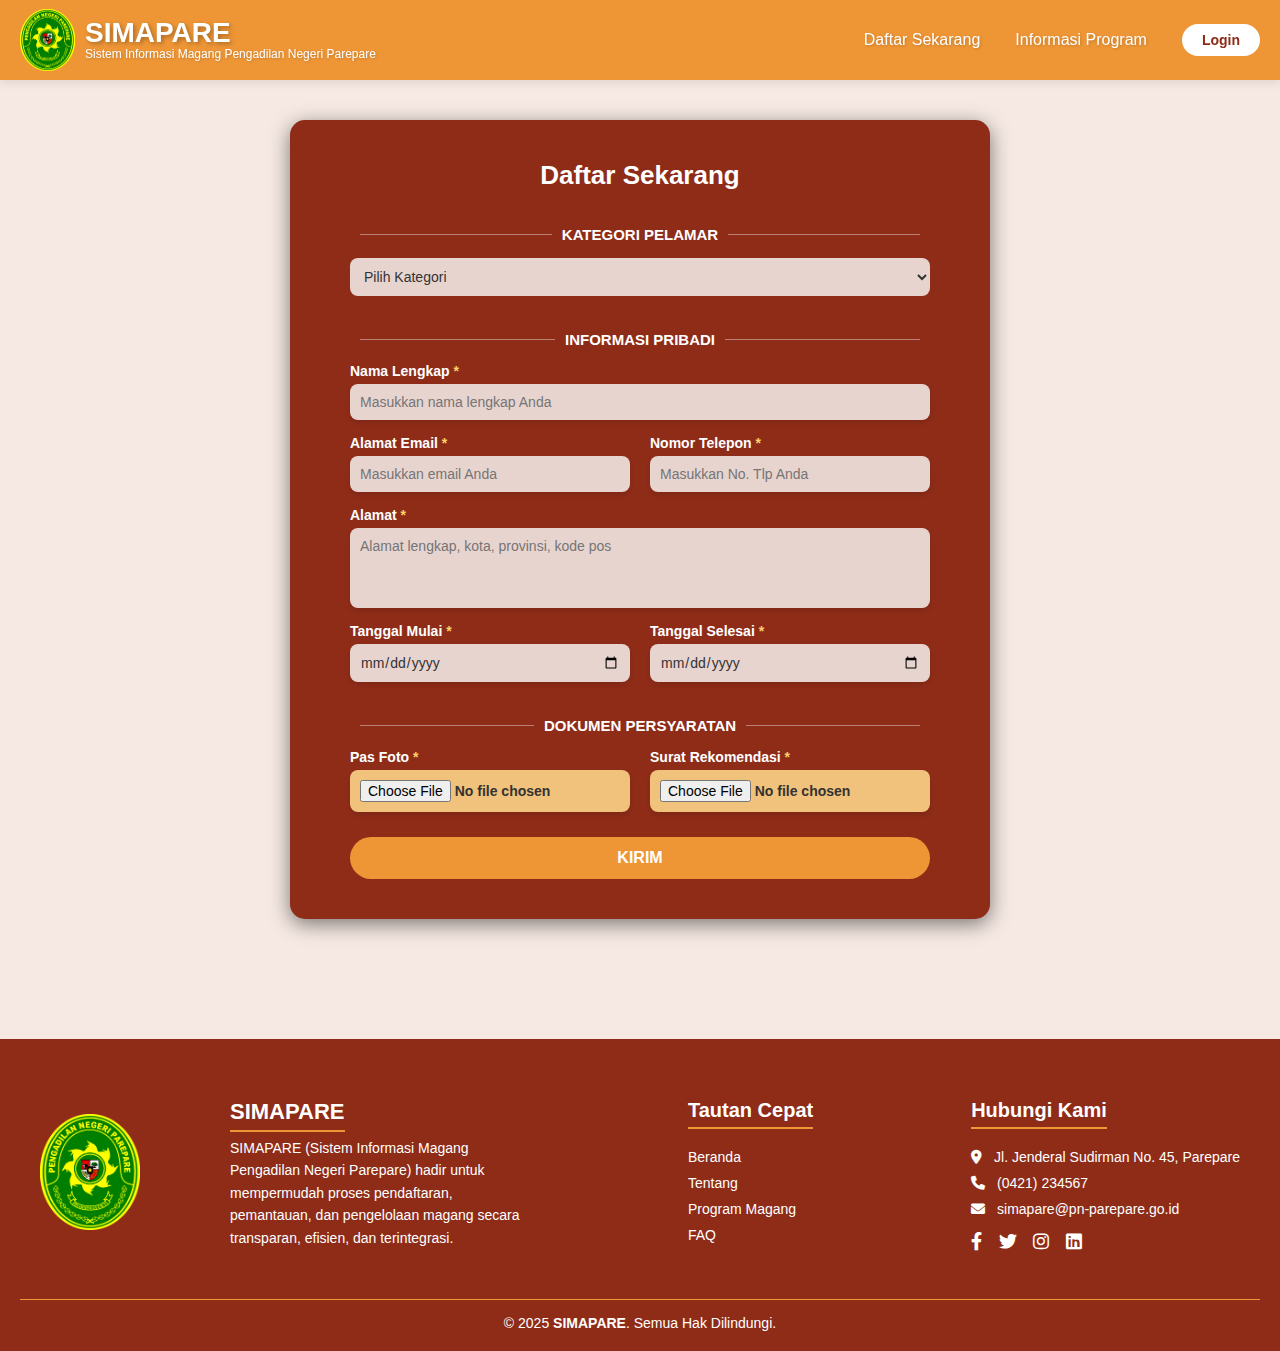
<file: form.html>
<!DOCTYPE html>
<html lang="id">
<head>
  <meta charset="UTF-8" />
  <meta name="viewport" content="width=device-width, initial-scale=1.0" />
  <title>Daftar Sekarang - SIMAPARE</title>
  <link rel="stylesheet" href="https://cdnjs.cloudflare.com/ajax/libs/font-awesome/6.0.0/css/all.min.css">
  <link rel="stylesheet" href="navbar.css">
  <link rel="stylesheet" href="form.css" />
  <link rel="stylesheet" href="footer.css" />
</head>
<body>

  <div id="navbar"></div>

  <script>
    // Memuat navbar
    fetch('navbar.html')
      .then(response => {
        if (!response.ok) {
          throw new Error('File navbar.html tidak ditemukan! Status: ' + response.status);
        }
        return response.text();
      })
      .then(data => {
        document.getElementById("navbar").innerHTML = data;
        console.log('Navbar dimuat berhasil!');
      })
      .catch(error => {
        console.error('Error saat memuat navbar:', error);
        document.getElementById("navbar").innerHTML = '<p>Error: Navbar gagal dimuat. Periksa console untuk detail.</p>';
      });

    function toggleMenu() {
      document.querySelector('.nav-menu').classList.toggle('active');
    }
  </script>

  <!-- FORM SECTION -->
  <section class="form-section">
    <div class="form-container">
      <h2>Daftar Sekarang</h2>

      <form id="daftarForm">
        <!-- === KATEGORI === -->
        <h3 class="section-title">Kategori Pelamar</h3>
        <select id="kategori" required onchange="gantiKategori()">
          <option value="">Pilih Kategori</option>
          <option value="siswa">Siswa PKL</option>
          <option value="mahasiswa">Mahasiswa Magang</option>
        </select>

        <!-- === INFORMASI PRIBADI === -->
        <h3 class="section-title">Informasi Pribadi</h3>
        <div class="form-group full">
          <label>Nama Lengkap <span class="required">*</span></label>
          <input type="text" id="nama" placeholder="Masukkan nama lengkap Anda" required>
        </div>
        <div class="form-row">
          <div class="form-group">
            <label>Alamat Email <span class="required">*</span></label>
            <input type="email" id="email" placeholder="Masukkan email Anda" required>
          </div>
          <div class="form-group">
            <label>Nomor Telepon <span class="required">*</span></label>
            <input type="text" id="telepon" placeholder="Masukkan No. Tlp Anda" required>
          </div>
        </div>

        <div class="form-group full">
          <label>Alamat <span class="required">*</span></label>
          <textarea id="alamat" placeholder="Alamat lengkap, kota, provinsi, kode pos" required></textarea>
        </div>

        <!-- === FORM SISWA PKL === -->
        <div id="form-siswa" style="display: none;">
          <h3 class="section-title">Informasi Sekolah</h3>
          <div class="form-row">
            <div class="form-group">
              <label>Nama Sekolah <span class="required">*</span></label>
              <input type="text" id="sekolah" placeholder="Nama Sekolah">
            </div>
            <div class="form-group">
              <label>NISN <span class="required">*</span></label>
              <input type="text" id="nisn" placeholder="Masukkan NISN">
            </div>
          </div>
          <div class="form-row">
            <div class="form-group">
              <label>Jurusan <span class="required">*</span></label>
              <input type="text" id="jurusan" placeholder="Masukkan Jurusan">
            </div>
            <div class="form-group">
              <label>Kelas <span class="required">*</span></label>
              <select id="kelas">
                <option value="">Pilih Kelas</option>
                <option>X</option>
                <option>XI</option>
                <option>XII</option>
              </select>
            </div>
          </div>
        </div>

        <!-- === FORM MAHASISWA MAGANG === -->
        <div id="form-mahasiswa" style="display: none;">
          <h3 class="section-title">Informasi Akademik</h3>
          <div class="form-row">
            <div class="form-group">
              <label>Nama Institusi <span class="required">*</span></label>
              <input type="text" id="institusi" placeholder="Nama Universitas/Perguruan Tinggi">
            </div>
            <div class="form-group">
              <label>NIM <span class="required">*</span></label>
              <input type="text" id="nim" placeholder="Masukkan NIM">
            </div>
          </div>
          <div class="form-row">
            <div class="form-group">
              <label>Program Studi <span class="required">*</span></label>
              <input type="text" id="prodi" placeholder="Masukkan Program Studi">
            </div>
            <div class="form-group">
              <label>Semester <span class="required">*</span></label>
              <input type="text" id="semester" placeholder="Semester Saat Ini">
            </div>
          </div>
        </div>

        <!-- === TANGGAL MAGANG === -->
        <div class="form-row">
          <div class="form-group">
            <label>Tanggal Mulai <span class="required">*</span></label>
            <input type="date" id="mulai" required>
          </div>
          <div class="form-group">
            <label>Tanggal Selesai <span class="required">*</span></label>
            <input type="date" id="selesai" required>
          </div>
        </div>

        <!-- === DOKUMEN === -->
        <h3 class="section-title">Dokumen Persyaratan</h3>
        <div class="form-row">
          <div class="form-group">
            <label>Pas Foto <span class="required">*</span></label>
            <input type="file" id="foto" accept="image/*" required>
            <span id="foto-name" class="file-name"></span>
          </div>
          <div class="form-group">
            <label>Surat Rekomendasi <span class="required">*</span></label>
            <input type="file" id="surat" accept=".pdf" required>
            <span id="surat-name" class="file-name"></span>
          </div>
        </div>

        <button type="submit" class="submit-btn">KIRIM</button>
      </form>
    </div>
  </section>

  <!-- === SCRIPT === -->
  <script>
    function gantiKategori() {
      const kategori = document.getElementById("kategori").value;
      const formSiswa = document.getElementById("form-siswa");
      const formMahasiswa = document.getElementById("form-mahasiswa");

      if (kategori === "siswa") {
        formSiswa.style.display = "block";
        formMahasiswa.style.display = "none";
      } else if (kategori === "mahasiswa") {
        formSiswa.style.display = "none";
        formMahasiswa.style.display = "block";
      } else {
        formSiswa.style.display = "none";
        formMahasiswa.style.display = "none";
      }
    }

    // Nama file upload preview
    const fotoInput = document.getElementById('foto');
    const suratInput = document.getElementById('surat');
    const fotoName = document.getElementById('foto-name');
    const suratName = document.getElementById('surat-name');


    // Validasi form
    const form = document.getElementById('daftarForm');
    form.addEventListener('submit', (e) => {
      e.preventDefault();
      const inputs = form.querySelectorAll('[required]');
      let valid = true;

      inputs.forEach(input => {
        if (!input.value) {
          input.style.border = '2px solid #ffb703';
          valid = false;
        } else {
          input.style.border = 'none';
        }
      });

      if (!valid) {
        alert('⚠️ Harap lengkapi semua kolom yang wajib diisi.');
        return;
      }

      alert('✅ Form berhasil dikirim! Terima kasih sudah mendaftar.');
      form.reset();
      fotoName.textContent = '';
      suratName.textContent = '';
    });
  </script>

  
  <div id="footer"></div>

<script>
  // Memuat footer
  fetch('footer.html')
    .then(response => {
      if (!response.ok) throw new Error('File footer.html tidak ditemukan! Status: ' + response.status);
      return response.text();
    })
    .then(data => {
      document.getElementById("footer").innerHTML = data;
      console.log('Footer dimuat berhasil!');
    })
    .catch(error => {
      console.error('Error saat memuat footer:', error);
      document.getElementById("footer").innerHTML = '<p>Error: Footer gagal dimuat. Periksa console untuk detail.</p>';
    });
</script>
</body>
</html>
</file>
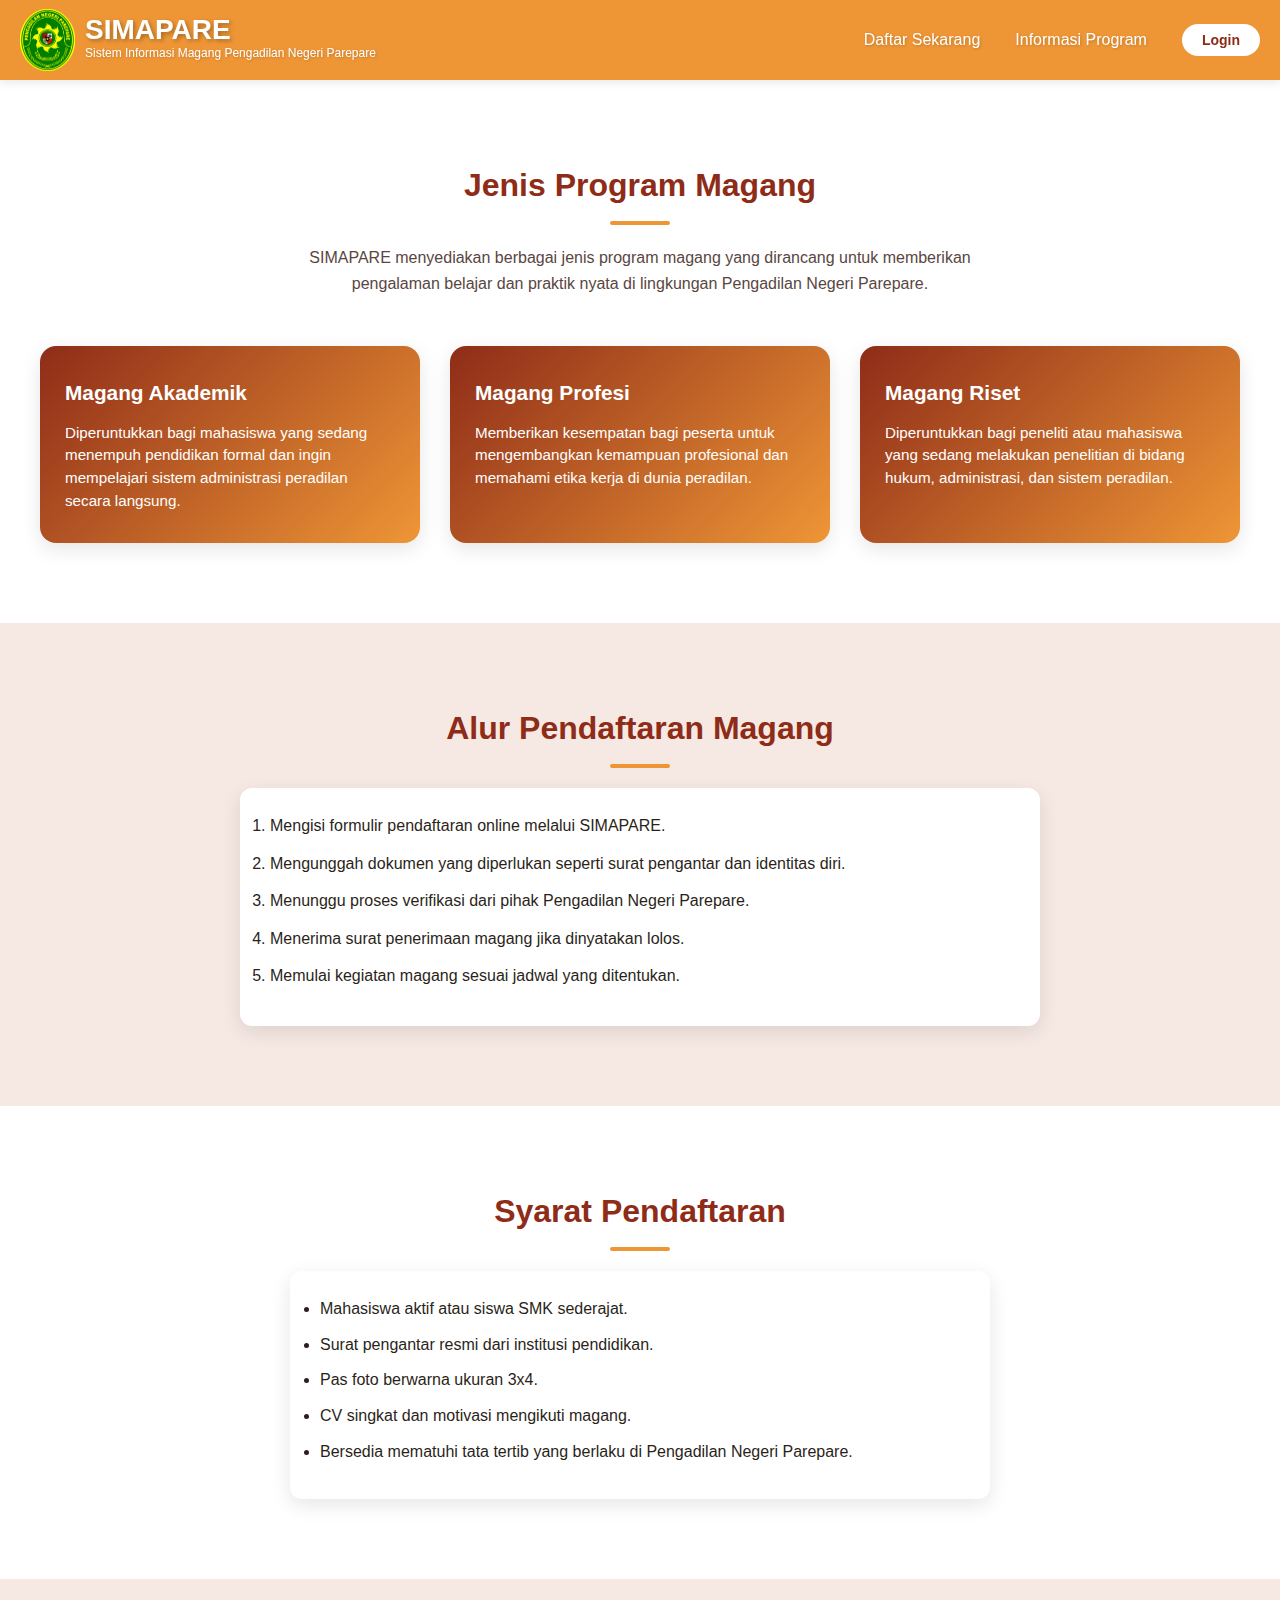
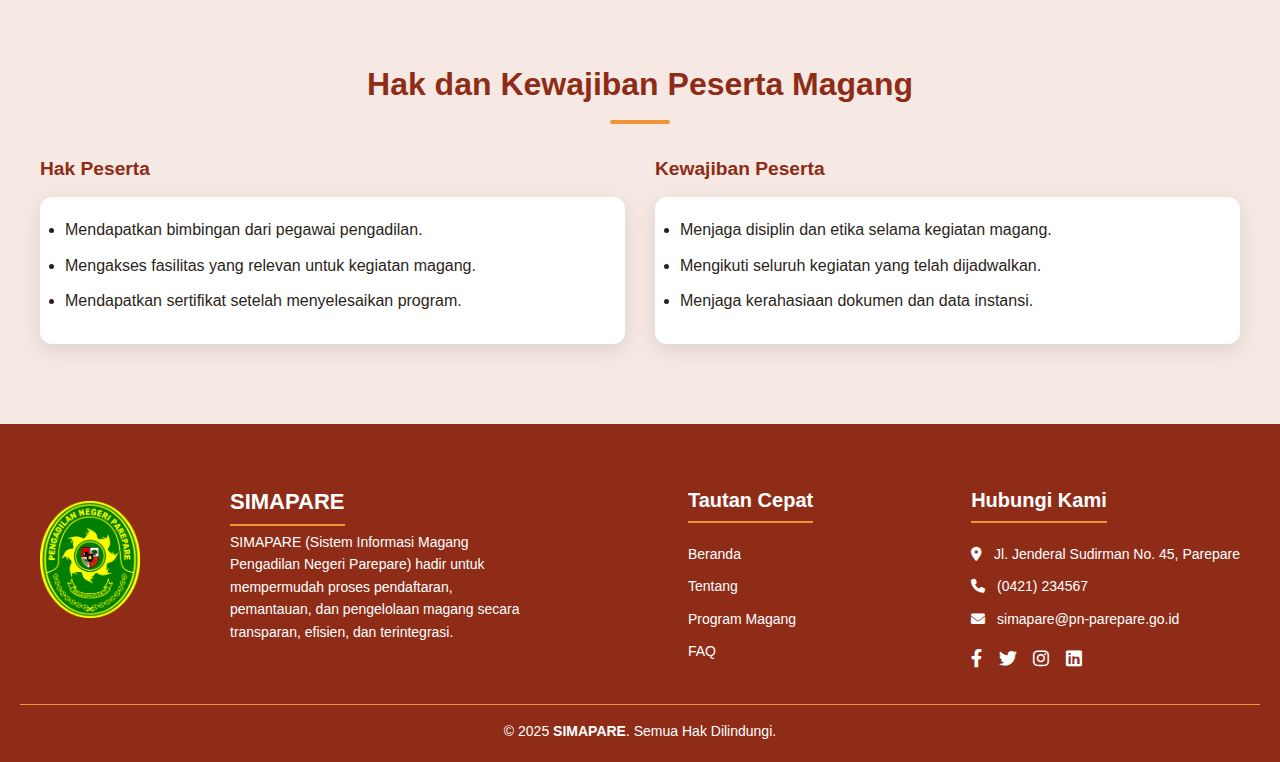
<file: informasi.html>
<!DOCTYPE html>
<html lang="id">
<head>
  <meta charset="utf-8" />
  <meta name="viewport" content="width=device-width,initial-scale=1" />
  <title>Informasi Program Magang - SIMAPARE</title>
  <link rel="stylesheet" href="https://cdnjs.cloudflare.com/ajax/libs/font-awesome/6.0.0/css/all.min.css">
  <link rel="stylesheet" href="navbar.css" />
  <link rel="stylesheet" href="informasi.css" />
  <link rel="stylesheet" href="footer.css" />
</head>
<body>
  <div id="navbar"></div>

  <script>
    // Memuat navbar
    fetch('navbar.html')
      .then(response => {
        if (!response.ok) {
          throw new Error('File navbar.html tidak ditemukan! Status: ' + response.status);
        }
        return response.text();
      })
      .then(data => {
        document.getElementById("navbar").innerHTML = data;
        console.log('Navbar dimuat berhasil!');
      })
      .catch(error => {
        console.error('Error saat memuat navbar:', error);
        document.getElementById("navbar").innerHTML = '<p>Error: Navbar gagal dimuat. Periksa console untuk detail.</p>';
      });

    function toggleMenu() {
      document.querySelector('.nav-menu').classList.toggle('active');
    }
  </script>


 <main>
    <!-- Section Program -->
    <section class="section light">
      <div class="container">
        <h2 class="section-head">Jenis Program Magang</h2>
        <p class="section-desc">SIMAPARE menyediakan berbagai jenis program magang yang dirancang untuk memberikan pengalaman belajar dan praktik nyata di lingkungan Pengadilan Negeri Parepare.</p>
        <div class="program-types">
          <div class="program-card">
            <h3>Magang Akademik</h3>
            <p>Diperuntukkan bagi mahasiswa yang sedang menempuh pendidikan formal dan ingin mempelajari sistem administrasi peradilan secara langsung.</p>
          </div>
          <div class="program-card">
            <h3>Magang Profesi</h3>
            <p>Memberikan kesempatan bagi peserta untuk mengembangkan kemampuan profesional dan memahami etika kerja di dunia peradilan.</p>
          </div>
          <div class="program-card">
            <h3>Magang Riset</h3>
            <p>Diperuntukkan bagi peneliti atau mahasiswa yang sedang melakukan penelitian di bidang hukum, administrasi, dan sistem peradilan.</p>
          </div>
        </div>
      </div>
    </section>

    <!-- Section Alur -->
    <section class="section">
      <div class="container">
        <h2 class="section-head">Alur Pendaftaran Magang</h2>
        <ol class="alur-list">
          <li>Mengisi formulir pendaftaran online melalui SIMAPARE.</li>
          <li>Mengunggah dokumen yang diperlukan seperti surat pengantar dan identitas diri.</li>
          <li>Menunggu proses verifikasi dari pihak Pengadilan Negeri Parepare.</li>
          <li>Menerima surat penerimaan magang jika dinyatakan lolos.</li>
          <li>Memulai kegiatan magang sesuai jadwal yang ditentukan.</li>
        </ol>
      </div>
    </section>

    <!-- Section Syarat -->
    <section class="section light">
      <div class="container">
        <h2 class="section-head">Syarat Pendaftaran</h2>
        <ul class="syarat-list">
          <li>Mahasiswa aktif atau siswa SMK sederajat.</li>
          <li>Surat pengantar resmi dari institusi pendidikan.</li>
          <li>Pas foto berwarna ukuran 3x4.</li>
          <li>CV singkat dan motivasi mengikuti magang.</li>
          <li>Bersedia mematuhi tata tertib yang berlaku di Pengadilan Negeri Parepare.</li>
        </ul>
      </div>
    </section>

    <!-- Section Hak & Kewajiban -->
    <section class="section">
      <div class="container">
        <h2 class="section-head">Hak dan Kewajiban Peserta Magang</h2>
        <div class="hak-grid">
          <div>
            <h3>Hak Peserta</h3>
            <ul>
              <li>Mendapatkan bimbingan dari pegawai pengadilan.</li>
              <li>Mengakses fasilitas yang relevan untuk kegiatan magang.</li>
              <li>Mendapatkan sertifikat setelah menyelesaikan program.</li>
            </ul>
          </div>
          <div>
            <h3>Kewajiban Peserta</h3>
            <ul>
              <li>Menjaga disiplin dan etika selama kegiatan magang.</li>
              <li>Mengikuti seluruh kegiatan yang telah dijadwalkan.</li>
              <li>Menjaga kerahasiaan dokumen dan data instansi.</li>
            </ul>
          </div>
        </div>
      </div>
    </section>
  </main>

  <div id="footer"></div>

<script>
  // Memuat footer
  fetch('footer.html')
    .then(response => {
      if (!response.ok) throw new Error('File footer.html tidak ditemukan! Status: ' + response.status);
      return response.text();
    })
    .then(data => {
      document.getElementById("footer").innerHTML = data;
      console.log('Footer dimuat berhasil!');
    })
    .catch(error => {
      console.error('Error saat memuat footer:', error);
      document.getElementById("footer").innerHTML = '<p>Error: Footer gagal dimuat. Periksa console untuk detail.</p>';
    });
</script>
</body>
</html>
</file>
<file: navbar.css>
header {
  position: fixed;
  top: 0;
  left: 0;
  width: 100%;
  background-color: #EE9636;
  color: white;
  display: flex;
  justify-content: space-between;
  align-items: center;
  padding: 10px 20px;  /* Kurangi padding untuk mobile */
  box-shadow: 0 2px 10px rgba(0, 0, 0, 0.1);
  z-index: 1000;
  height: 80px;
  transition: padding 0.4s ease, height 0.4s ease;
}

.logo {
  display: flex;
  align-items: center;
  flex-shrink: 0;
  gap: 10px;
}

.logo img {
  width: 55px;
  height: 62px;
  flex-shrink: 0;
}

.logo-link {
  text-decoration: none;
  color: inherit;
}

.logo-text h1 {
  font-size: 28px;
  font-weight: 900;
  margin: 0;
  text-shadow: 2px 2px 4px rgba(0,0,0,0.3);
  line-height: 1;
}

.logo-text p {
  font-size: 12px;
  margin: 0;
  text-shadow: 1px 1px 3px rgba(0,0,0,0.2);
}

.nav-menu {
  display: flex;
  align-items: center;
  gap: 35px;
  list-style: none;
  transition: all 0.3s ease;
}

.nav-menu a {
  color: white;
  text-decoration: none;
  font-weight: 500;
  font-size: 16px;
  padding: 8px 0;
  transition: all 0.3s ease;
  opacity: 1;
  text-shadow: 1px 1px 3px rgba(0,0,0,0.2);
  position: relative;
}

.nav-menu a:hover {
  color: #8E2C18;
}

.login-btn {
  background-color: white;
  color: #8E2C18;
  border: none;
  padding: 8px 20px;
  border-radius: 25px;
  font-weight: 700;
  font-size: 14px;
  cursor: pointer;
  transition: all 0.3s ease;
  flex-shrink: 0;
  margin: 0;
}

.login-btn:hover {
  background-color: #8E2C18;
  color: white;
  transform: translateY(-1px);
  box-shadow: 0 2px 5px rgba(0,0,0,0.2);
}

.hamburger {
  display: none;  /* Sembunyikan di desktop */
  flex-direction: column;
  justify-content: space-around;
  width: 30px;
  height: 25px;
  background: none;
  border: none;
  cursor: pointer;
  padding: 0;
}

.hamburger span {
  width: 100%;
  height: 3px;
  background-color: white;
  border-radius: 2px;
  transition: 0.3s;
}

.hamburger.active span:nth-child(1) {
  transform: rotate(-45deg) translate(-5px, 6px);
}

.hamburger.active span:nth-child(2) {
  opacity: 0;
}

.hamburger.active span:nth-child(3) {
  transform: rotate(45deg) translate(-5px, -6px);
}

/* Media Query untuk Responsive */
@media (max-width: 768px) {
  header {
    padding: 10px 15px;  /* Lebih ringkas */
    justify-content: space-between;  /* Pastikan logo dan hamburger sejajar */
  }

  .nav-menu {
    display: none;  /* Sembunyikan menu secara default di mobile */
    flex-direction: column;  /* Jadikan vertical */
    position: absolute;  /* Posisi absolute untuk dropdown */
    top: 80px;  /* Di bawah header */
    left: 0;
    width: 100%;
    background-color: #EE9636;
    align-items: center;  /* Center items */
    gap: 20px;  /* Jarak antar item */
    padding: 20px 0;  /* Padding untuk menu */
  }

  .nav-menu.active {
    display: flex;  /* Tampilkan saat active */
  }

  .nav-menu a {
    font-size: 18px;  /* Besarkan font untuk mobile */
    width: 80%;  /* Lebar link */
    text-align: center;
  }

  .login-btn {
    width: 80%;  /* Lebar button di mobile */
    margin-top: 10px;
  }

  .hamburger {
    display: flex;  /* Tampilkan hamburger di mobile */
  }
}
</file>
<file: footer.css>
.footer {
  background-color: #8E2C18;
  color: #fff;
  padding: 60px 20px 20px;
  font-family: 'Poppins', sans-serif;
}

.footer-container {
  display: flex;
  justify-content: space-between;
  flex-wrap: wrap;
  gap: 30px;
  max-width: 1200px;
  margin: auto;
}

/* Judul Section */
.footer-section h2 {
  color: #fff;
  margin-bottom: 20px;
  font-size: 20px;
  border-bottom: 2px solid #EE9636;
  display: inline-block;
  padding-bottom: 5px;
}

/* --- Bagian Logo & Deskripsi --- */
.footer-logo-text {
  display: flex;
  align-items: center;
  gap: 90px;
  margin-bottom: 20px;
}

.footer-logo img {
  width: 100px;
  height: auto;
}

.footer-description h2 {
  margin: 0;
  font-size: 22px;
  color: #fff;
}

.footer-description p {
  margin-top: 5px;
  font-size: 14px;
  color: #fff;
  line-height: 1.6;
  max-width: 300px;
}

/* --- Sosial Media --- */
.socials {
  margin-top: 15px;
}

.socials a {
  color: #fff;
  font-size: 18px;
  margin-right: 12px;
  transition: all 0.3s;
}

.socials a:hover {
  color: #EE9636;
  transform: scale(1.2);
}

/* --- Navigasi Cepat dan Kontak --- */
.footer-section ul {
  list-style: none;
  padding: 0;
}

.footer-section ul li {
  margin-bottom: 10px;
  font-size: 14px;
}

.footer-section ul li a {
  color: #fff;
  text-decoration: none;
  transition: 0.3s;
}

.footer-section ul li a:hover {
  color: #EE9636;
}

.footer-section ul li i {
  color: #fff;
  margin-right: 8px;
}

/* --- Footer Bottom --- */
.footer-bottom {
  text-align: center;
  border-top: 1px solid #EE9636;
  padding-top: 15px;
  margin-top: 30px;
  font-size: 14px;
  color: #fff;
}

/* === RESPONSIVE DESIGN === */

/* Tablet (maksimal lebar 992px) */
@media (max-width: 992px) {
  .footer-container {
    flex-direction: column;
    align-items: center;
    text-align: center;
  }

  .footer-logo-text {
    flex-direction: column;
    gap: 20px;
  }

  .footer-description p {
    max-width: 500px;
  }

  .footer-section {
    width: 100%;
    max-width: 600px;
  }
}

/* Mobile (maksimal lebar 600px) */
@media (max-width: 600px) {
  .footer {
    padding: 40px 15px 15px;
  }

  .footer-logo img {
    width: 80px;
  }

  .footer-section h2 {
    font-size: 18px;
  }

  .footer-description h2 {
    font-size: 20px;
  }

  .footer-description p {
    font-size: 13px;
    max-width: 100%;
  }

  .socials a {
    font-size: 16px;
    margin-right: 10px;
  }

  .footer-bottom {
    font-size: 12px;
  }
}
</file>
<file: form.css>
/* === Reset dan Font === */
* {
  margin: 0;
  padding: 0;
  box-sizing: border-box;
  font-family: 'Poppins', sans-serif;
}

/* TAMBAHAN: Set height full viewport dan cegah scrolling untuk single-page */
html, body {
  height: auto;
  overflow-x: hidden;
  overflow-y: auto;
}

/* === Hero Section === */
.hero {
  position: relative;
  height: 100vh; /* Full viewport height - sekarang background full! */
  width: 100%; /* Pastikan full width */
  background: url('background.png') no-repeat center center/cover; /* Background full cover */
  display: flex;
  align-items: center;
  justify-content: center;
  text-align: center;
  color: #fff;
  overflow: hidden; /* Cegah overflow konten */
}

.overlay {
  position: absolute;
  top: 0;
  left: 0;
  right: 0;
  bottom: 0;
  background-color: rgba(255, 248, 241, 0.75);
  width: 100%; /* Pastikan overlay full */
  height: 100%; /* Pastikan overlay full */
}

.hero-content {
  position: relative;
  max-width: 800px;
  color: #000;
  padding: 80px 20px 20px;
  display: flex;
  flex-direction: column;
  justify-content: center;
  align-items: center;
  min-height: calc(100vh - 80px);
}

.hero-logo {
  width: 200px;
  max-width: 100%;
  height: auto;
  margin-bottom: 20px;
  filter: drop-shadow(2px 2px 4px rgba(0, 0, 0, 0.5));
}

.hero-content h2 {
  font-size: 40px;
  font-weight: 900;
  color: #802b00;
  margin-bottom: 5px;
  text-shadow: 2px 2px 4px rgba(0,0,0,0.3);
}

.hero-content h3 {
  font-size: 22px;
  font-weight: 700;
  color: #d97706;
  margin-bottom: 20px;
  text-shadow: 1px 1px 3px rgba(0,0,0,0.2);
}

.hero-content p {
  font-size: 15px;
  color: #333;
  line-height: 1.6;
  font-weight: 600;
  text-shadow: 1px 1px 3px rgba(0,0,0,0.2);
  margin-bottom: 20px;
  max-width: 900px;
  width: 100%;
}

/* Responsive Hero Section */
@media screen and (max-width: 768px) {
  .hero-content {
    padding-top: 70px;
    min-height: calc(100vh - 70px);
  }
}

@media screen and (max-width: 480px) {
  .hero-content {
    padding-top: 60px;
    min-height: calc(100vh - 60px);
  }
}

/* ===== Form Section ===== */
body {
  background-color: #F6E9E3;
}

.form-section {
  display: flex;
  justify-content: center;
  align-items: center;
  padding: 120px 20px;
}

.form-container {
  background-color: #8E2C18;
  color: white;
  padding: 40px 60px;
  border-radius: 15px;
  width: 100%;
  max-width: 700px;
  box-shadow: 0 5px 20px rgba(0,0,0,0.5);
}

.form-container h2 {
  text-align: center;
  font-size: 26px;
  margin-bottom: 20px;
  font-weight: 800;
}

form h3 {
  padding-top: 10px;
  margin: 20px 0 10px;
  font-size: 16px;
  font-weight: 700;
  text-transform: uppercase;
}

label {
  font-weight: 600;
  font-size: 14px;
  display: block;
  margin-bottom: 5px;
}

input, select, textarea {
  width: 100%;
  padding: 10px;
  border-radius: 8px;
  border: none;
  outline: none;
  font-size: 14px;
  background-color: #ffffffcb;
  color: #333;
}

textarea {
  resize: none;
  height: 70px;
}

.form-row {
  display: flex;
  gap: 20px;
  margin-bottom: 15px;
}

.form-group {
  flex: 1;
  display: flex;
  flex-direction: column;
}

input[type="file"] {
  background-color: #f0c27b;
  color: #333;
  cursor: pointer;
  font-weight: 600;
}

.submit-btn {
  display: block;
  width: 100%;
  padding: 12px 0;
  background-color: #EE9636;
  border: none;
  border-radius: 25px;
  font-weight: 700;
  font-size: 16px;
  color: white;
  cursor: pointer;
  margin-top: 20px;
  transition: 0.3s;
}

.submit-btn:hover {
  background-color: #f6b46a;
}

/* ===== Responsive ===== */
@media (max-width: 768px) {
  .form-container {
    padding: 30px 25px;
  }

  .form-row {
    flex-direction: column;
    gap: 10px;
  }
}

.required {
  color: #ffd166;
  font-weight: bold;
}

.file-name {
  display: block;
  font-size: 12px;
  color: #ffddb3;
  margin-top: 5px;
  font-style: italic;
}

/* ===== Garis kiri kanan judul bagian form ===== */
.section-title {
  display: flex;
  align-items: center;
  text-align: center;
  color: #ffff;
  font-weight: 700;
  margin: 25px 0 15px;
  text-transform: uppercase;
  font-size: 15px;
}

.section-title::before,
.section-title::after {
  content: "";
  flex: 1;
  border-bottom: 1px solid rgba(255, 255, 255, 0.4);
  margin: 0 10px;
}

.form-group.full {
  width: 100%;
  margin-bottom: 15px;
}

textarea {
  height: 80px;
}

.form-group input,
.form-group textarea {
  box-shadow: 0 3px 5px rgba(0,0,0,0.1);
}

/* Tombol Umum */
.btn {
  display: inline-block;
  background-color: #EE9636;
  color: white;
  padding: 15px 30px;
  border-radius: 19px;
  font-weight: 500;
  font-size: 16px;
  text-decoration: none;
  text-align: center;
  margin-top: 20px;
  transition: all 0.3s ease;
  box-shadow: 0 4px 6px rgba(0,0,0,0.1);
}

.btn:hover {
  background-color: #8E2C18;
  transform: translateY(-2px);
  box-shadow: 0 6px 8px rgba(0,0,0,0.15);
}
</file>
<file: informasi.css>
:root {
  --brand: #EE9636;
  --brand-dark: #8E2C18;
  --bg: #F6E9E3;
  --text: #2b1f1a;
  --container: 1200px;
  --shadow: 0 6px 20px rgba(0, 0, 0, 0.1);
}

/* Reset */
* {
  margin: 0;
  padding: 0;
  box-sizing: border-box;
}

body {
  font-family: 'Poppins', sans-serif;
  background: var(--bg);
  color: var(--text);
  line-height: 1.6;
  overflow-x: hidden;
}

/* ==== Jarak agar tidak tertindih navbar ==== */
main {
  padding-top: 80px; /* sesuaikan dengan tinggi navbar kamu */
}

/* ==== Section umum ==== */
.section {
  padding: 80px 20px;
  transition: all 0.3s ease-in-out;
}

.section.light {
  background: #fff;
}

.container {
  max-width: var(--container);
  margin: auto;
}

.section-head {
  text-align: center;
  margin-bottom: 20px;
  color: var(--brand-dark);
  font-size: 2rem;
  font-weight: 700;
  position: relative;
}

.section-head::after {
  content: "";
  width: 60px;
  height: 4px;
  background: var(--brand);
  display: block;
  margin: 10px auto 0;
  border-radius: 2px;
}

.section-desc {
  text-align: center;
  max-width: 700px;
  margin: 0 auto 50px;
  color: #5a463f;
  font-size: 1rem;
}

/* ==== Program types ==== */
.program-types {
  display: grid;
  grid-template-columns: repeat(auto-fit, minmax(260px, 1fr));
  gap: 30px;
}

.program-card {
  background: linear-gradient(135deg, var(--brand-dark), var(--brand));
  color: #fff;
  padding: 30px 25px;
  border-radius: 16px;
  box-shadow: var(--shadow);
  transition: transform 0.3s ease, box-shadow 0.3s ease;
}

.program-card:hover {
  transform: translateY(-8px);
  box-shadow: 0 12px 25px rgba(0, 0, 0, 0.2);
}

.program-card h3 {
  margin-bottom: 12px;
  font-size: 1.3rem;
}

.program-card p {
  font-size: 0.95rem;
  line-height: 1.5;
}

/* ==== Alur ==== */
.alur-list {
  max-width: 800px;
  margin: 0 auto;
  list-style: decimal;
  padding-left: 20px;
  background: #fff;
  border-radius: 12px;
  padding: 25px 30px;
  box-shadow: var(--shadow);
}

.alur-list li {
  margin-bottom: 12px;
  font-size: 1rem;
}

/* ==== Syarat ==== */
.syarat-list {
  max-width: 700px;
  margin: 0 auto;
  list-style: disc;
  padding-left: 20px;
  background: #fff;
  border-radius: 12px;
  padding: 25px 30px;
  box-shadow: var(--shadow);
}

.syarat-list li {
  margin-bottom: 10px;
}

/* ==== Hak & Kewajiban ==== */
.hak-grid {
  display: grid;
  grid-template-columns: repeat(auto-fit, minmax(280px, 1fr));
  gap: 30px;
  margin-top: 30px;
}

.hak-grid h3 {
  color: var(--brand-dark);
  margin-bottom: 12px;
  font-size: 1.2rem;
}

.hak-grid ul {
  list-style: disc;
  padding-left: 20px;
  background: #fff;
  border-radius: 12px;
  padding: 20px 25px;
  box-shadow: var(--shadow);
}

.hak-grid li {
  margin-bottom: 10px;
}

/* ==== Animasi Scroll ==== */
@keyframes fadeUp {
  from {
    opacity: 0;
    transform: translateY(20px);
  }
  to {
    opacity: 1;
    transform: translateY(0);
  }
}

.section {
  animation: fadeUp 0.8s ease-in-out both;
}
</file>
